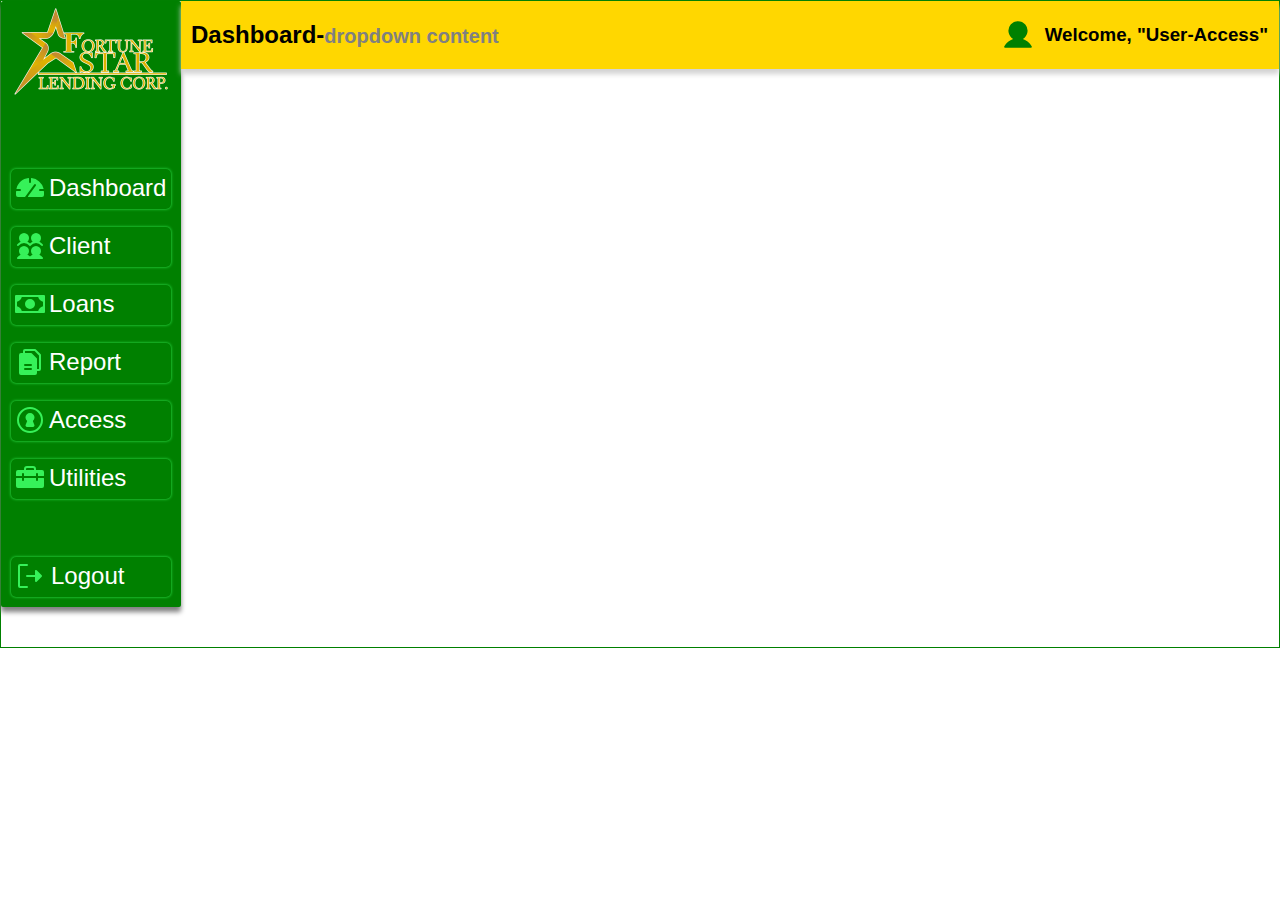
<file: BenLyleLendingWebsite/index.html>
<!DOCTYPE html>
<html lang="en">
  <head>
    <meta charset="UTF-8" />
    <meta http-equiv="X-UA-Compatible" content="IE=edge" />
    <meta name="viewport" content="width=device-width, initial-scale=1.0" />

    <!-------Styles------->
    <link rel="stylesheet" href="index.css" />
    <link rel="stylesheet" href="leftNavBar.css" />
    <!-------Styles------->

    <!--Title of the Web Application-->
    <title>Fortune Star Lending Corporation</title>
    <!--Title of the Web Application-->

    <!--Logo Icon-->
    <link rel="icon" href="icon/favicon.ico" />
    <!--Logo Icon-->
  </head>
  <body>
    <div class="dash-and-admin">
      <div class="all-header">
        <div class="column-header">
          <div class="logo-container">
            <img class="main-logo" src="images/fortunestar.png" alt="image" />

            <div class="home">
              <img src="svg/gauge-fill.svg" alt="svg" />
              <span>Dashboard</span>
            </div>

            <div class="search">
              <img src="svg/users-four-fill.svg" alt="svg" />
              <span>Client</span>
            </div>

            <div class="client">
              <img src="svg/money-fill.svg" alt="svg" />
              <span>Loans</span>
            </div>

            <div class="loans">
              <img src="svg/files-fill.svg" alt="svg" />
              <span>Report</span>
            </div>

            <div class="applicants">
              <img src="svg/keyhole-fill.svg" alt="svg" />
              <span>Access</span>
            </div>

            <div class="settings">
              <img src="svg/toolbox-fill.svg" alt="svg" />
              <span>Utilities</span>
            </div>

            <div class="logout">
              <img src="svg/sign-out-fill.svg" alt="svg" />
              <span>Logout</span>
            </div>
          </div>

          <!--<p class="Lorem"></p>-->
          <!---<div class="user-admin">
            <img class="admin" src="svg/user-circle-gear-bold.svg" alt="svg" />--->
          <!---<h2>Welcome, Administrator</h2>
          </div>--->
        </div>
      </div>

      <div class="background-header">
        <div class="row-header-dashboard">
          <h2>Dashboard-<span class="dropdown">dropdown content</span></h2>
        </div>
        <div class="row-header-administrator">
          <div class="user-admin">
            <img class="admin" src="svg/user-fill.svg" alt="svg" />
            <h3>Welcome, "User-Access"</h3>
          </div>
        </div>
      </div>
    </div>
  </body>
</html>
</file>
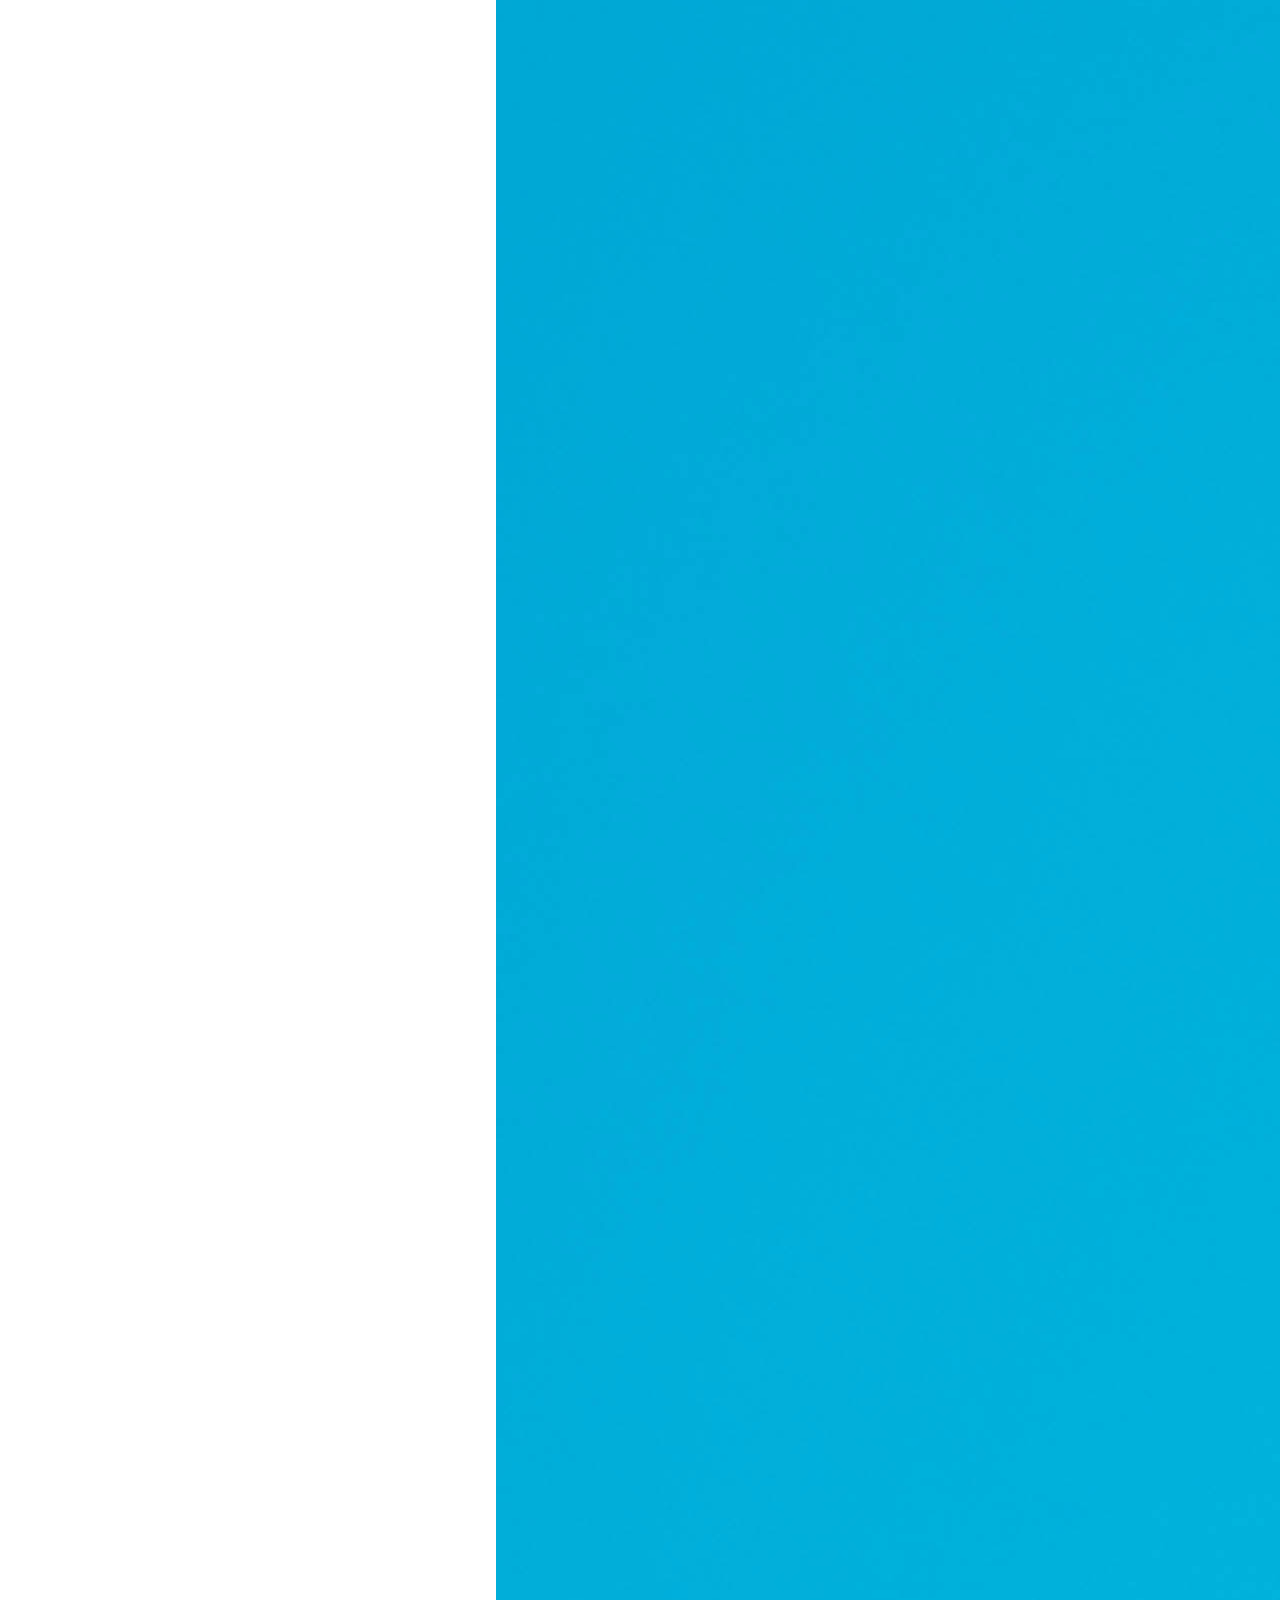
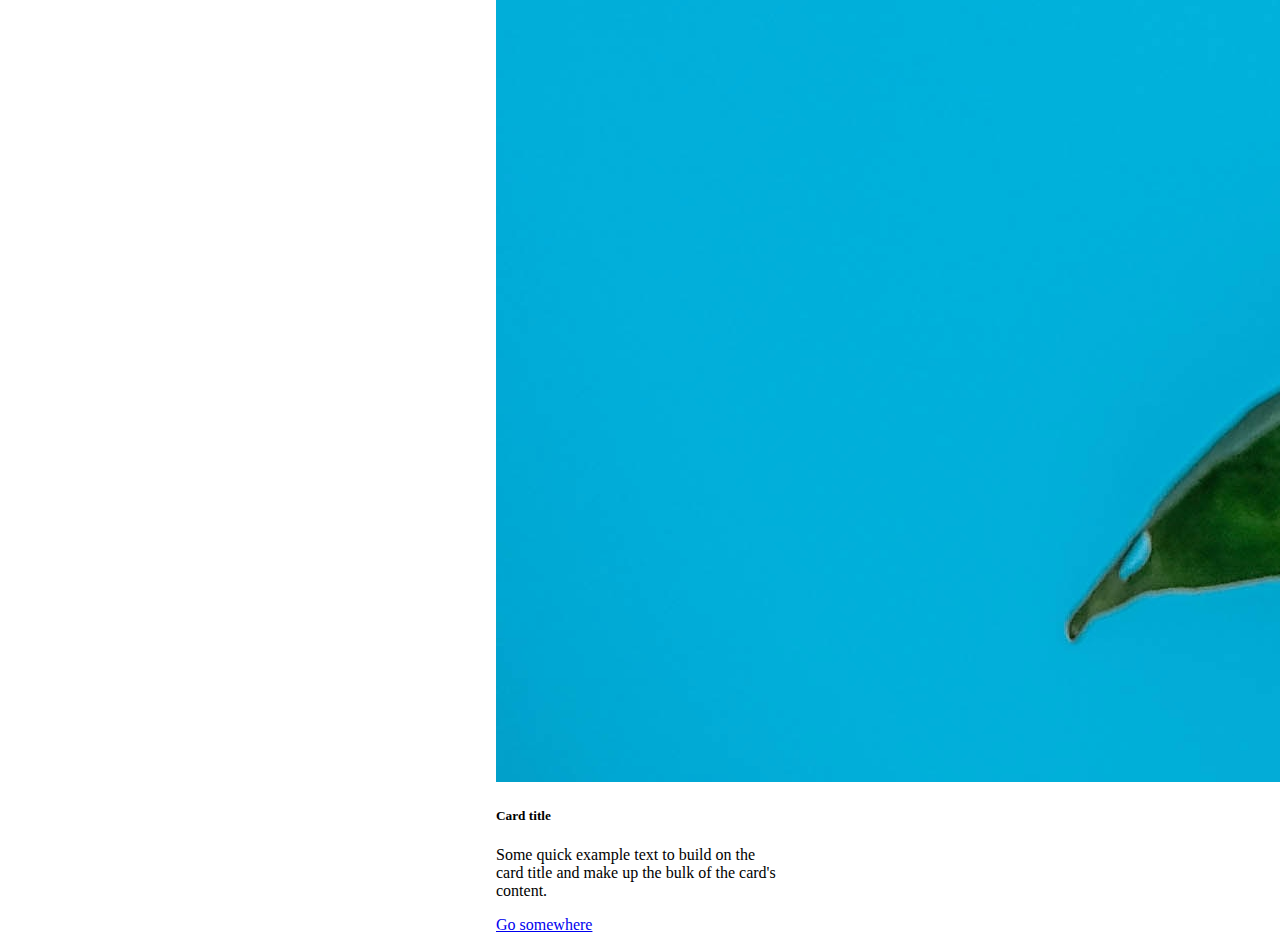
<file: BOOTSTRAP/index.html>
<!DOCTYPE html>
<html lang="en">
  <head>
    <meta charset="UTF-8" />
    <meta name="viewport" content="width=device-width, initial-scale=1.0" />
    <title>Document</title>
    <!-- TODO 1: Add the bootstrap link here -->
    <link
      href="https://cdn.jsdelivr.net/npm/bootstrap@5.3.0/dist/css/bootstrap.min.css"
      rel="stylesheet"
      integrity="sha384-9ndCyUaIbzAi2FUVXJi0CjmCapSmO7SnpJef0486qhLnuZ2cdeRhO02iuK6FUUVM"
      crossorigin="anonymous"
    />
  </head>
  <style>
    /* TODO 4: Use flexbox to center the card in the vertical and horizontal center */
    .flex-container {
      display: flex;
      justify-content: center;
      align-items: center;
      height: 100vh;
    }
  </style>
  <body>
    <div class="flex-container">
      <!-- TODO 2: Add to the bootstrap Prebuilt card here -->
      <div class="card" style="width: 18rem">
        <img src="./flower.jpg" class="card-img-top" alt="..." />
        <div class="card-body">
          <h5 class="card-title">Card title</h5>
          <p class="card-text">
            Some quick example text to build on the card title and make up the
            bulk of the card's content.
          </p>
          <a href="#" class="btn btn-primary">Go somewhere</a>
        </div>
      </div>
      <!-- TODO 3: Change the image src to display the flower.jpg image -->
    </div>
  </body>
</html>
</file>
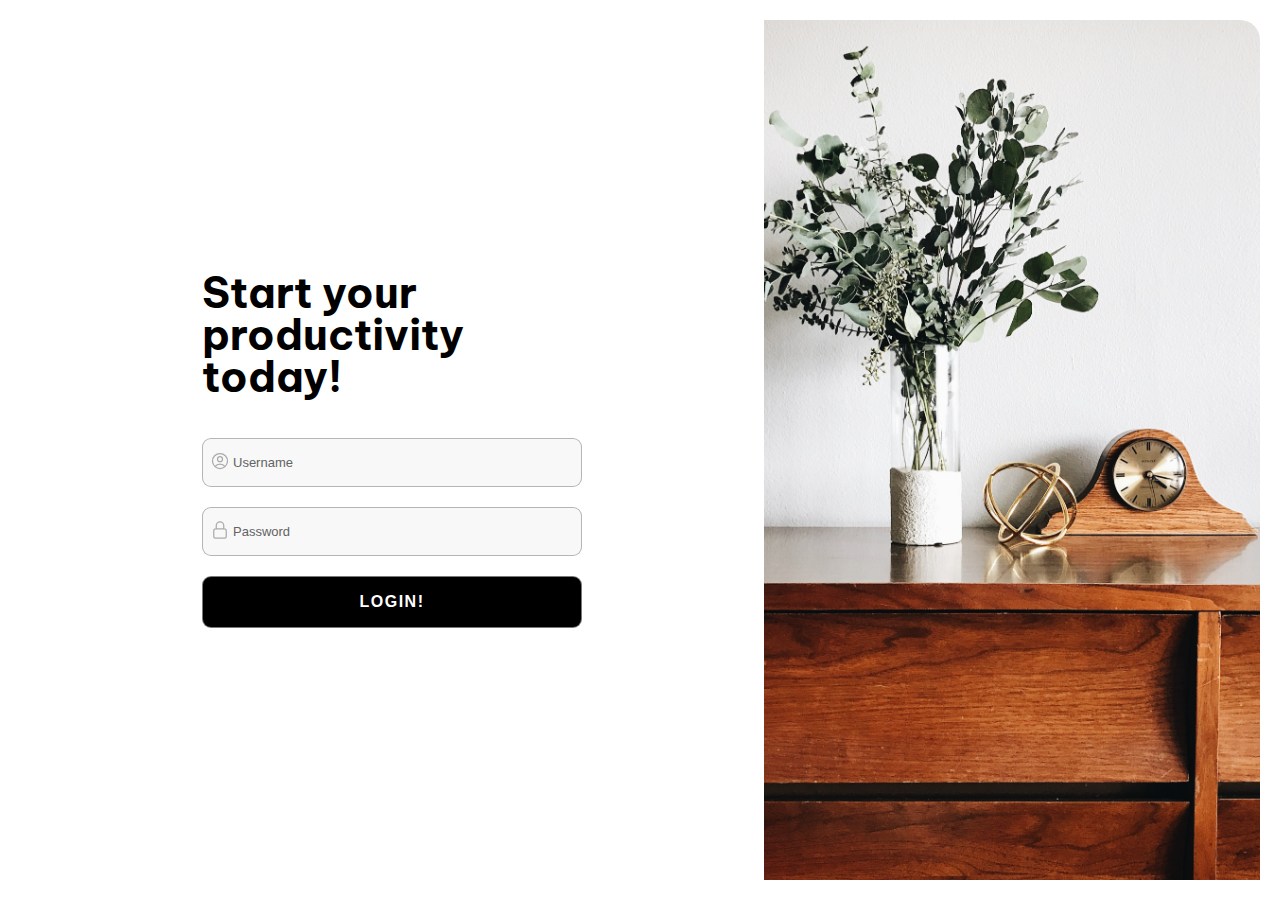
<file: PROJECT/index.html>
<!DOCTYPE html>
<html lang="en">
  <head>
    <meta charset="UTF-8" />
    <meta name="viewport" content="width=device-width, initial-scale=1.0" />
    <!-- fonts -->
    <link rel="preconnect" href="https://fonts.googleapis.com" />
    <link rel="preconnect" href="https://fonts.gstatic.com" crossorigin />
    <link
      href="https://fonts.googleapis.com/css2?family=Be+Vietnam+Pro:wght@400;700&display=swap"
      rel="stylesheet"
    />

    <!-- css links -->
    <link rel="stylesheet" href="sign-in.css" />
    <title>Project101</title>
  </head>
  <body>
    <section>
      <div class="container-sign-up-page">
        <div class="login-box">
          <div class="login-page">
            <h1 class="sign-up-heading">Start your productivity today!</h1>
            <form action="#" class="login-form">
              <input
                type="text"
                id="username"
                placeholder="Username"
                required
                autocomplete="off"
              />

              <svg
                xmlns="http://www.w3.org/2000/svg"
                fill="none"
                viewBox="0 0 24 24"
                stroke-width="1.5"
                stroke="currentColor"
                class="login-icon"
              >
                <path
                  stroke-linecap="round"
                  stroke-linejoin="round"
                  d="M17.982 18.725A7.488 7.488 0 0012 15.75a7.488 7.488 0 00-5.982 2.975m11.963 0a9 9 0 10-11.963 0m11.963 0A8.966 8.966 0 0112 21a8.966 8.966 0 01-5.982-2.275M15 9.75a3 3 0 11-6 0 3 3 0 016 0z"
                />
              </svg>

              <input
                type="password"
                id="password"
                placeholder="Password"
                required
                autocomplete="off"
              />
              <svg
                xmlns="http://www.w3.org/2000/svg"
                fill="none"
                viewBox="0 0 24 24"
                stroke-width="1.5"
                stroke="currentColor"
                class="login-icon"
              >
                <path
                  stroke-linecap="round"
                  stroke-linejoin="round"
                  d="M16.5 10.5V6.75a4.5 4.5 0 10-9 0v3.75m-.75 11.25h10.5a2.25 2.25 0 002.25-2.25v-6.75a2.25 2.25 0 00-2.25-2.25H6.75a2.25 2.25 0 00-2.25 2.25v6.75a2.25 2.25 0 002.25 2.25z"
                />
              </svg>

              <input type="submit" id="submit" value="login!" />
            </form>
          </div>
        </div>
        <!-- for picture -->
        <div class="login-img-box">
          <!-- <img src="2.jpg" alt="sing-up-page-image" class="sign-up-img" /> -->
        </div>
      </div>
    </section>
  </body>
</html>
</file>
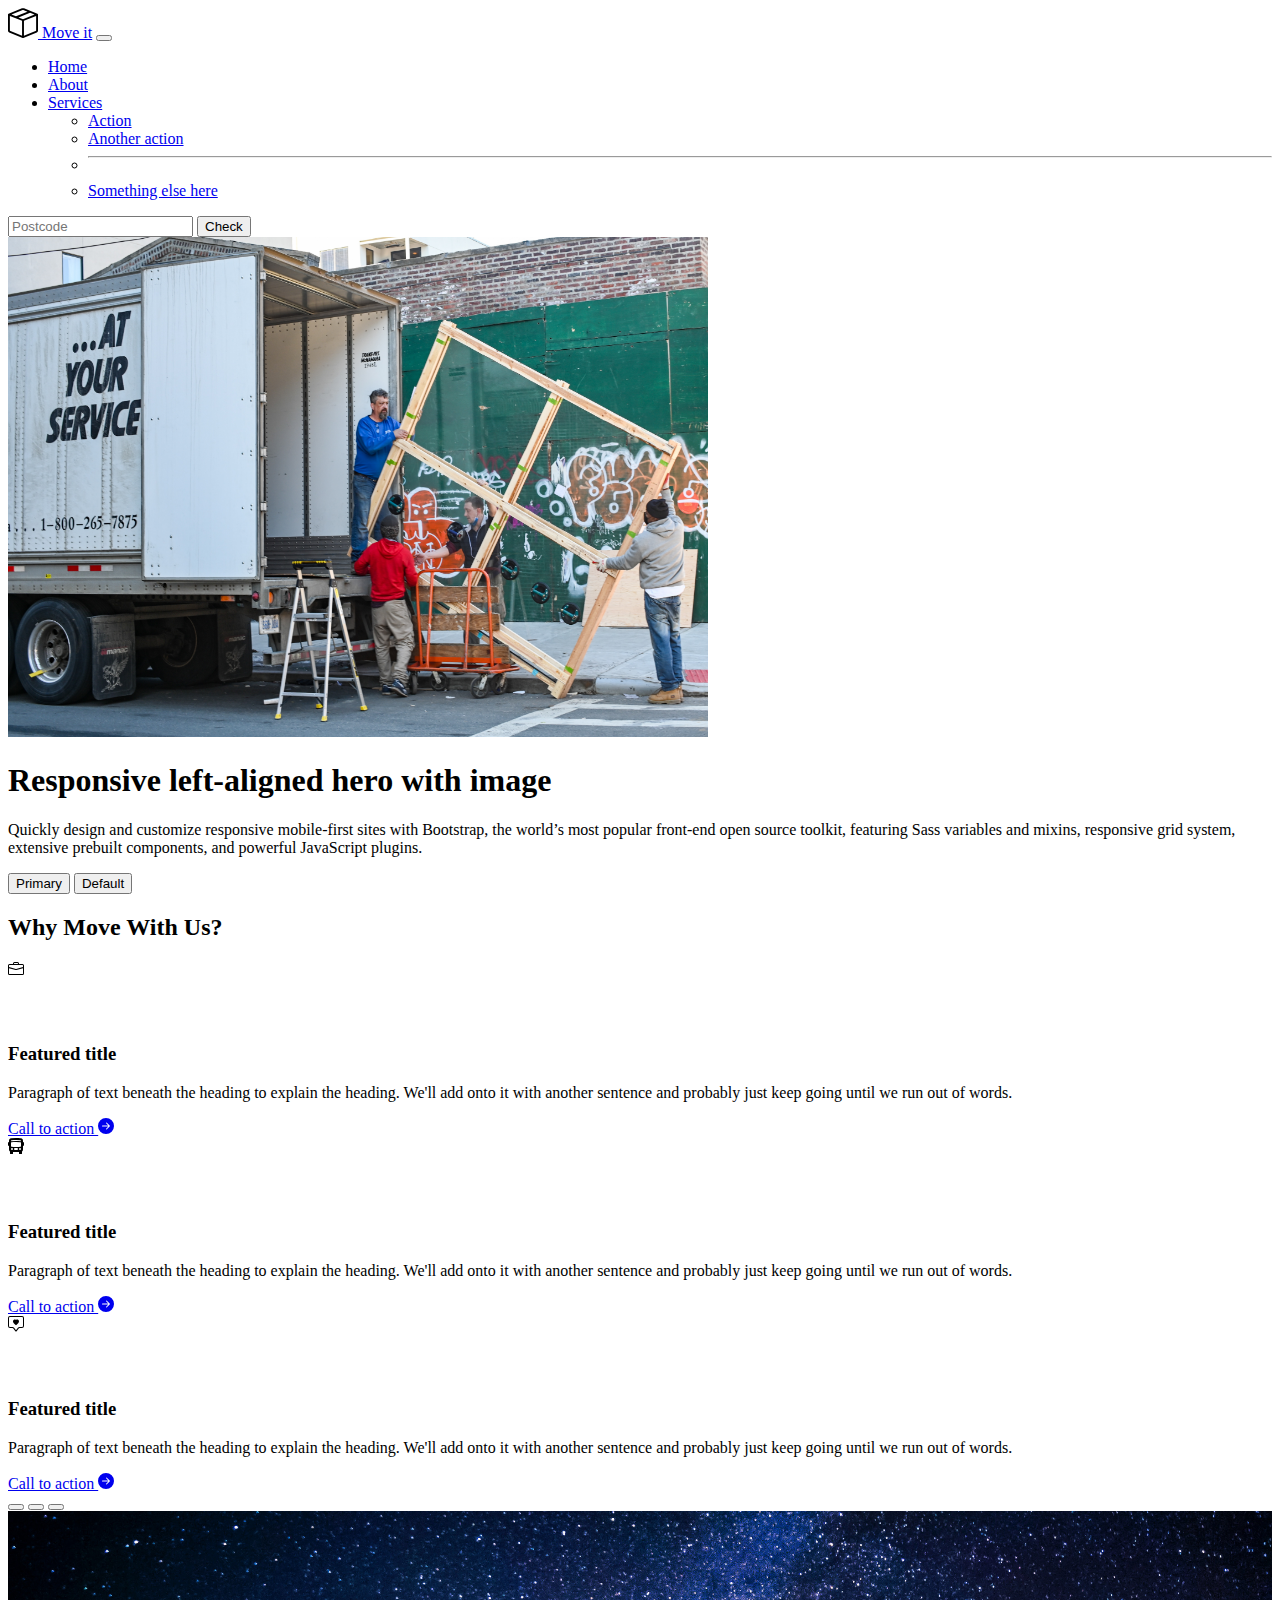
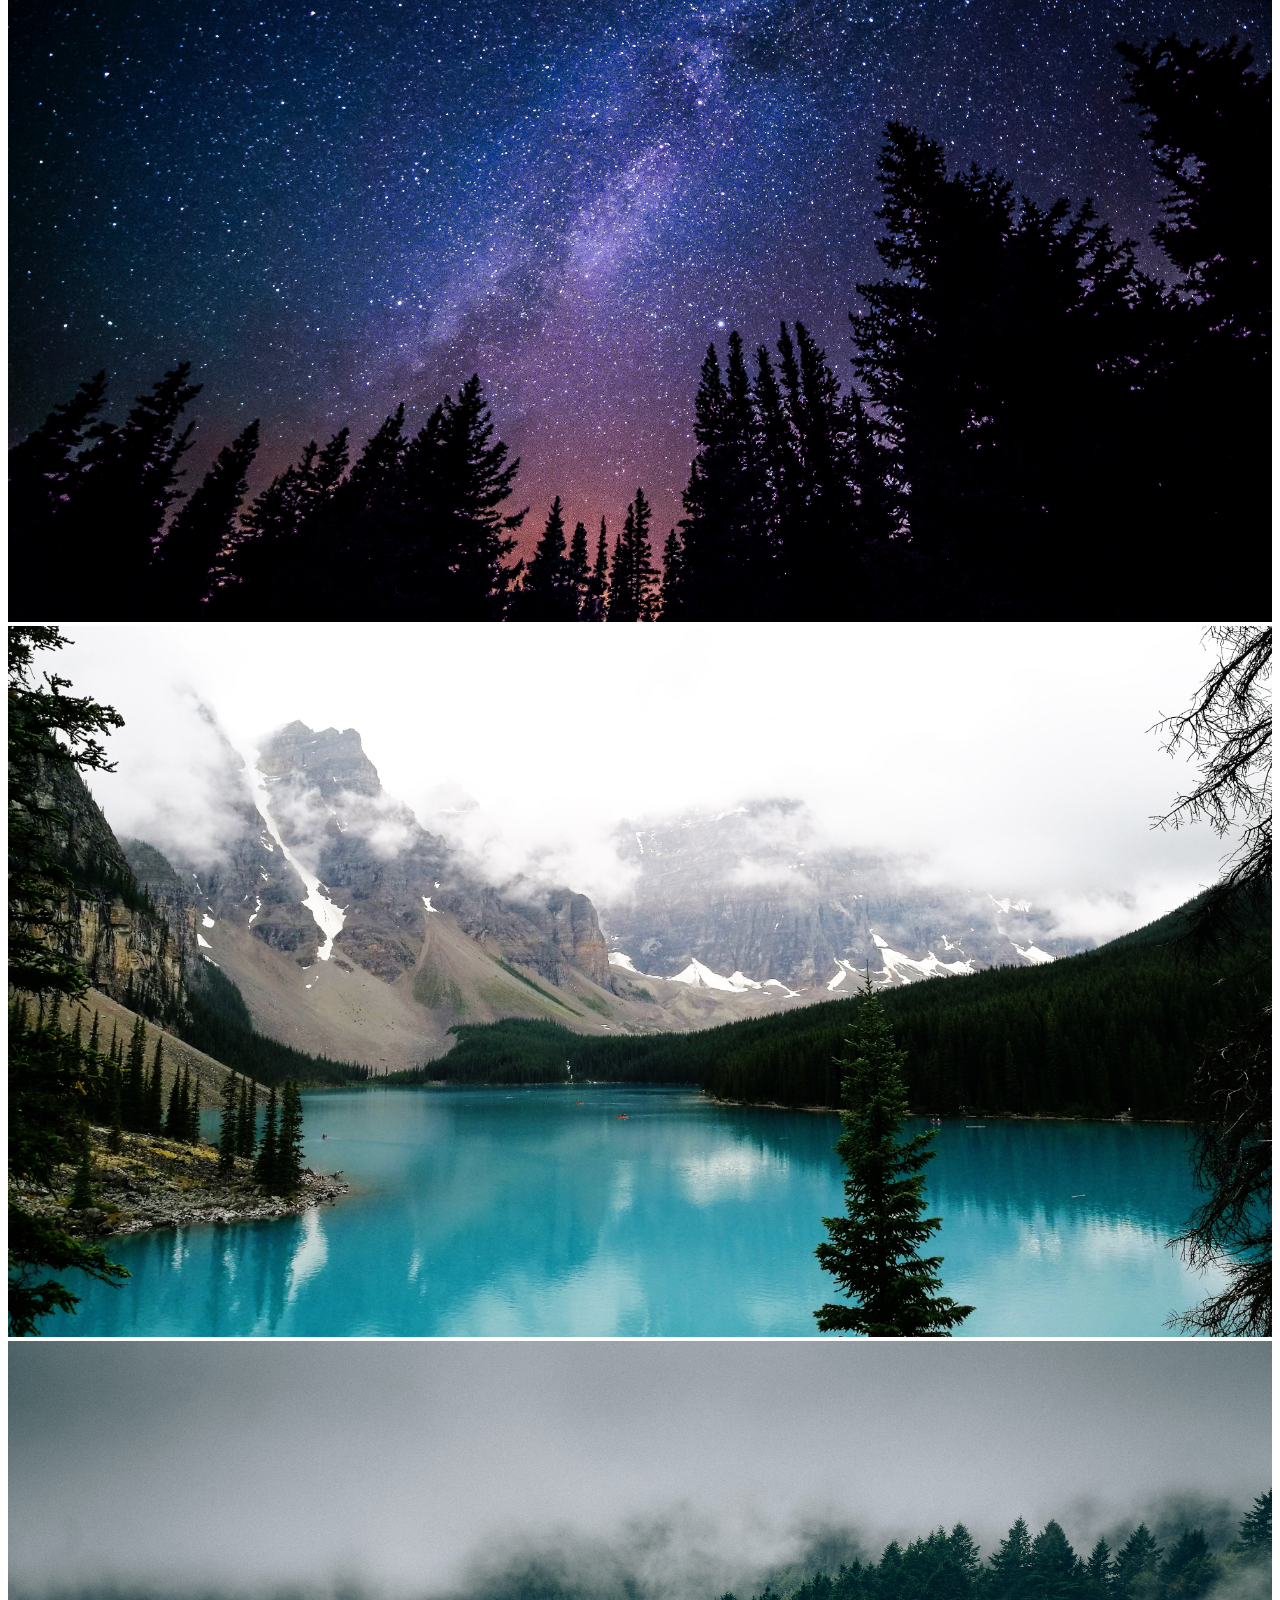
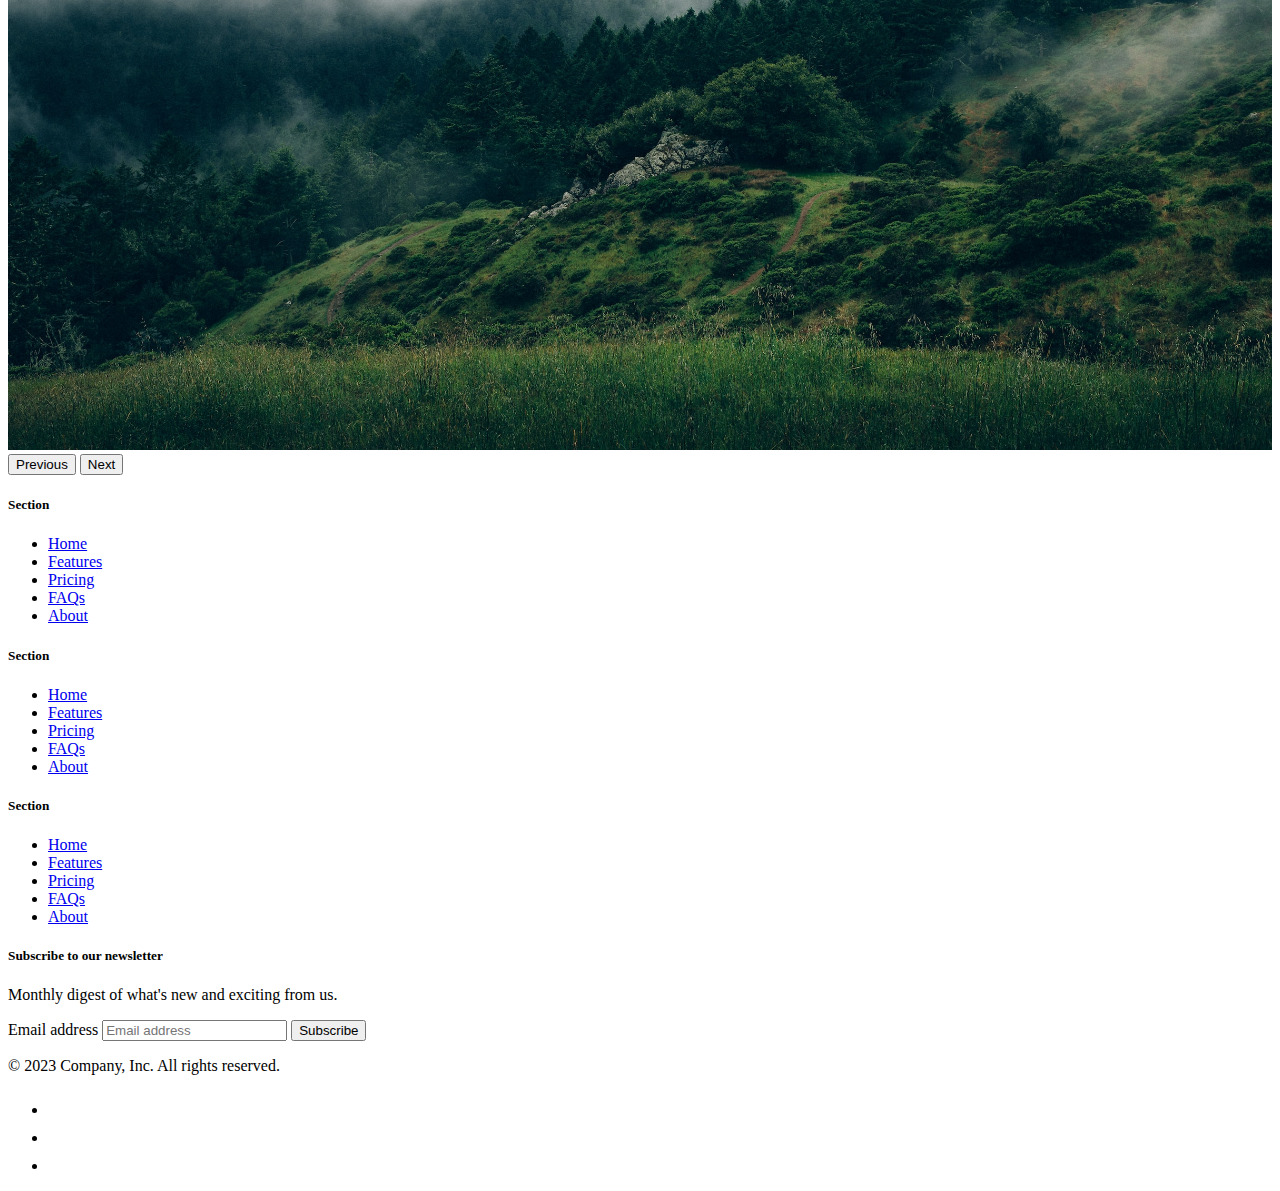
<file: BOOTSTRAP/boot.html>
<!DOCTYPE html>
<html lang="en">
  <head>
    <title>Title</title>
    <!-- Required meta tags -->
    <meta charset="utf-8" />
    <meta
      name="viewport"
      content="width=device-width, initial-scale=1, shrink-to-fit=no"
    />

    <!-- Bootstrap CSS v5.2.1 -->
    <link
      href="https://cdn.jsdelivr.net/npm/bootstrap@5.2.1/dist/css/bootstrap.min.css"
      rel="stylesheet"
      integrity="sha384-iYQeCzEYFbKjA/T2uDLTpkwGzCiq6soy8tYaI1GyVh/UjpbCx/TYkiZhlZB6+fzT"
      crossorigin="anonymous"
    />
    <style>
      .feature-icon {
        width: 4rem;
        height: 4rem;
        border-radius: 0.75rem;
      }
    </style>
  </head>

  <body>
    <header>
      <!-- place navbar here -->
      <!-- navigation bar -->
      <nav class="navbar navbar-expand-lg bg-body-tertiary">
        <div class="container-fluid">
          <a class="navbar-brand" href="#">
            <img src="box-seam.svg" alt="move it brand" height="30" /> Move
            it</a
          >
          <button
            class="navbar-toggler"
            type="button"
            data-bs-toggle="collapse"
            data-bs-target="#navbarSupportedContent"
            aria-controls="navbarSupportedContent"
            aria-expanded="false"
            aria-label="Toggle navigation"
          >
            <span class="navbar-toggler-icon"></span>
          </button>
          <div class="collapse navbar-collapse" id="navbarSupportedContent">
            <ul class="navbar-nav me-auto mb-2 mb-lg-0">
              <li class="nav-item">
                <a class="nav-link active" aria-current="page" href="#">Home</a>
              </li>
              <li class="nav-item">
                <a class="nav-link" href="#">About</a>
              </li>
              <li class="nav-item dropdown">
                <a
                  class="nav-link dropdown-toggle"
                  href="#"
                  role="button"
                  data-bs-toggle="dropdown"
                  aria-expanded="false"
                >
                  Services
                </a>
                <ul class="dropdown-menu">
                  <li><a class="dropdown-item" href="#">Action</a></li>
                  <li><a class="dropdown-item" href="#">Another action</a></li>
                  <li><hr class="dropdown-divider" /></li>
                  <li>
                    <a class="dropdown-item" href="#">Something else here</a>
                  </li>
                </ul>
              </li>
              <!-- not applied that's why it's disable -->
              <!-- <li class="nav-item">
                <a class="nav-link disabled">Disabled</a>
              </li> -->
            </ul>
            <form class="d-flex" role="search">
              <input
                class="form-control me-2"
                type="search"
                placeholder="Postcode"
                aria-label="Search"
              />
              <button class="btn btn-outline-success" type="submit">
                Check
              </button>
            </form>
          </div>
        </div>
      </nav>
    </header>
    <main>
      <!-- hero section -->

      <div class="container col-xxl-8 px-4 py-5">
        <div class="row flex-lg-row-reverse align-items-center g-5 py-5">
          <div class="col-10 col-sm-8 col-lg-6">
            <img
              src="moving-van.jpg"
              class="d-block mx-lg-auto img-fluid"
              alt="Bootstrap Themes"
              width="700"
              height="500"
              loading="lazy"
            />
          </div>
          <div class="col-lg-6">
            <h1 class="display-5 fw-bold text-body-emphasis lh-1 mb-3">
              Responsive left-aligned hero with image
            </h1>
            <p class="lead">
              Quickly design and customize responsive mobile-first sites with
              Bootstrap, the world’s most popular front-end open source toolkit,
              featuring Sass variables and mixins, responsive grid system,
              extensive prebuilt components, and powerful JavaScript plugins.
            </p>
            <div class="d-grid gap-2 d-md-flex justify-content-md-start">
              <button type="button" class="btn btn-primary btn-lg px-4 me-md-2">
                Primary
              </button>
              <button
                type="button"
                class="btn btn-outline-secondary btn-lg px-4"
              >
                Default
              </button>
            </div>
          </div>
        </div>
      </div>

      <!-- features section -->

      <div class="container px-4 py-5" id="featured-3">
        <h2 class="pb-2">Why Move With Us?</h2>
        <div class="row g-4 py-5 row-cols-1 row-cols-lg-3">
          <div class="feature col">
            <div
              class="feature-icon d-inline-flex align-items-center justify-content-center text-bg-primary bg-gradient fs-2 mb-3"
            >
              <svg
                xmlns="http://www.w3.org/2000/svg"
                width="1em"
                height="1em"
                fill="currentColor"
                class="bi bi-briefcase"
                viewBox="0 0 16 16"
              >
                <path
                  d="M6.5 1A1.5 1.5 0 0 0 5 2.5V3H1.5A1.5 1.5 0 0 0 0 4.5v8A1.5 1.5 0 0 0 1.5 14h13a1.5 1.5 0 0 0 1.5-1.5v-8A1.5 1.5 0 0 0 14.5 3H11v-.5A1.5 1.5 0 0 0 9.5 1h-3zm0 1h3a.5.5 0 0 1 .5.5V3H6v-.5a.5.5 0 0 1 .5-.5zm1.886 6.914L15 7.151V12.5a.5.5 0 0 1-.5.5h-13a.5.5 0 0 1-.5-.5V7.15l6.614 1.764a1.5 1.5 0 0 0 .772 0zM1.5 4h13a.5.5 0 0 1 .5.5v1.616L8.129 7.948a.5.5 0 0 1-.258 0L1 6.116V4.5a.5.5 0 0 1 .5-.5z"
                />
              </svg>
            </div>
            <h3 class="fs-2 text-body-emphasis">Featured title</h3>
            <p>
              Paragraph of text beneath the heading to explain the heading.
              We'll add onto it with another sentence and probably just keep
              going until we run out of words.
            </p>
            <a href="#" class="icon-link">
              Call to action
              <svg
                xmlns="http://www.w3.org/2000/svg"
                width="16"
                height="16"
                fill="currentColor"
                class="bi bi-arrow-right-circle-fill"
                viewBox="0 0 16 16"
              >
                <path
                  d="M8 0a8 8 0 1 1 0 16A8 8 0 0 1 8 0zM4.5 7.5a.5.5 0 0 0 0 1h5.793l-2.147 2.146a.5.5 0 0 0 .708.708l3-3a.5.5 0 0 0 0-.708l-3-3a.5.5 0 1 0-.708.708L10.293 7.5H4.5z"
                />
              </svg>
            </a>
          </div>
          <div class="feature col">
            <div
              class="feature-icon d-inline-flex align-items-center justify-content-center text-bg-primary bg-gradient fs-2 mb-3"
            >
              <svg
                xmlns="http://www.w3.org/2000/svg"
                width="1em"
                height="1em"
                fill="currentColor"
                class="bi bi-bus-front-fill"
                viewBox="0 0 16 16"
              >
                <path
                  d="M16 7a1 1 0 0 1-1 1v3.5c0 .818-.393 1.544-1 2v2a.5.5 0 0 1-.5.5h-2a.5.5 0 0 1-.5-.5V14H5v1.5a.5.5 0 0 1-.5.5h-2a.5.5 0 0 1-.5-.5v-2a2.496 2.496 0 0 1-1-2V8a1 1 0 0 1-1-1V5a1 1 0 0 1 1-1V2.64C1 1.452 1.845.408 3.064.268A43.608 43.608 0 0 1 8 0c2.1 0 3.792.136 4.936.268C14.155.408 15 1.452 15 2.64V4a1 1 0 0 1 1 1v2ZM3.552 3.22A43.306 43.306 0 0 1 8 3c1.837 0 3.353.107 4.448.22a.5.5 0 0 0 .104-.994A44.304 44.304 0 0 0 8 2c-1.876 0-3.426.109-4.552.226a.5.5 0 1 0 .104.994ZM8 4c-1.876 0-3.426.109-4.552.226A.5.5 0 0 0 3 4.723v3.554a.5.5 0 0 0 .448.497C4.574 8.891 6.124 9 8 9c1.876 0 3.426-.109 4.552-.226A.5.5 0 0 0 13 8.277V4.723a.5.5 0 0 0-.448-.497A44.304 44.304 0 0 0 8 4Zm-3 7a1 1 0 1 0-2 0 1 1 0 0 0 2 0Zm8 0a1 1 0 1 0-2 0 1 1 0 0 0 2 0Zm-7 0a1 1 0 0 0 1 1h2a1 1 0 1 0 0-2H7a1 1 0 0 0-1 1Z"
                />
              </svg>
            </div>
            <h3 class="fs-2 text-body-emphasis">Featured title</h3>
            <p>
              Paragraph of text beneath the heading to explain the heading.
              We'll add onto it with another sentence and probably just keep
              going until we run out of words.
            </p>
            <a href="#" class="icon-link">
              Call to action
              <svg
                xmlns="http://www.w3.org/2000/svg"
                width="16"
                height="16"
                fill="currentColor"
                class="bi bi-arrow-right-circle-fill"
                viewBox="0 0 16 16"
              >
                <path
                  d="M8 0a8 8 0 1 1 0 16A8 8 0 0 1 8 0zM4.5 7.5a.5.5 0 0 0 0 1h5.793l-2.147 2.146a.5.5 0 0 0 .708.708l3-3a.5.5 0 0 0 0-.708l-3-3a.5.5 0 1 0-.708.708L10.293 7.5H4.5z"
                />
              </svg>
            </a>
          </div>
          <div class="feature col">
            <div
              class="feature-icon d-inline-flex align-items-center justify-content-center text-bg-primary bg-gradient fs-2 mb-3"
            >
              <svg
                xmlns="http://www.w3.org/2000/svg"
                width="1em"
                height="1em"
                fill="currentColor"
                class="bi bi-chat-square-heart"
                viewBox="0 0 16 16"
              >
                <path
                  d="M14 1a1 1 0 0 1 1 1v8a1 1 0 0 1-1 1h-2.5a2 2 0 0 0-1.6.8L8 14.333 6.1 11.8a2 2 0 0 0-1.6-.8H2a1 1 0 0 1-1-1V2a1 1 0 0 1 1-1h12ZM2 0a2 2 0 0 0-2 2v8a2 2 0 0 0 2 2h2.5a1 1 0 0 1 .8.4l1.9 2.533a1 1 0 0 0 1.6 0l1.9-2.533a1 1 0 0 1 .8-.4H14a2 2 0 0 0 2-2V2a2 2 0 0 0-2-2H2Z"
                />
                <path
                  d="M8 3.993c1.664-1.711 5.825 1.283 0 5.132-5.825-3.85-1.664-6.843 0-5.132Z"
                />
              </svg>
            </div>
            <h3 class="fs-2 text-body-emphasis">Featured title</h3>
            <p>
              Paragraph of text beneath the heading to explain the heading.
              We'll add onto it with another sentence and probably just keep
              going until we run out of words.
            </p>
            <a href="#" class="icon-link">
              Call to action
              <svg
                xmlns="http://www.w3.org/2000/svg"
                width="16"
                height="16"
                fill="currentColor"
                class="bi bi-arrow-right-circle-fill"
                viewBox="0 0 16 16"
              >
                <path
                  d="M8 0a8 8 0 1 1 0 16A8 8 0 0 1 8 0zM4.5 7.5a.5.5 0 0 0 0 1h5.793l-2.147 2.146a.5.5 0 0 0 .708.708l3-3a.5.5 0 0 0 0-.708l-3-3a.5.5 0 1 0-.708.708L10.293 7.5H4.5z"
                />
              </svg>
            </a>
          </div>
        </div>
      </div>

      <!-- Carousel section -->
      <div class="container mb-5">
        <div id="carouselExampleIndicators" class="carousel slide">
          <div class="carousel-indicators">
            <button
              type="button"
              data-bs-target="#carouselExampleIndicators"
              data-bs-slide-to="0"
              class="active"
              aria-current="true"
              aria-label="Slide 1"
            ></button>
            <button
              type="button"
              data-bs-target="#carouselExampleIndicators"
              data-bs-slide-to="1"
              aria-label="Slide 2"
            ></button>
            <button
              type="button"
              data-bs-target="#carouselExampleIndicators"
              data-bs-slide-to="2"
              aria-label="Slide 3"
            ></button>
          </div>
          <div class="carousel-inner">
            <div class="carousel-item active">
              <img
                src="./carousel-1.jpg"
                class="d-block w-100"
                alt="..."
                width="100%"
                height="100%"
              />
            </div>
            <div class="carousel-item">
              <img
                src="./carousel-2.jpg"
                class="d-block w-100"
                alt="..."
                width="100%"
                height="100%"
              />
            </div>
            <div class="carousel-item">
              <img
                src="./carousel-3.jpg"
                class="d-block w-100"
                alt="..."
                width="100%"
                height="100%"
              />
            </div>
          </div>
          <button
            class="carousel-control-prev"
            type="button"
            data-bs-target="#carouselExampleIndicators"
            data-bs-slide="prev"
          >
            <span class="carousel-control-prev-icon" aria-hidden="true"></span>
            <span class="visually-hidden">Previous</span>
          </button>
          <button
            class="carousel-control-next"
            type="button"
            data-bs-target="#carouselExampleIndicators"
            data-bs-slide="next"
          >
            <span class="carousel-control-next-icon" aria-hidden="true"></span>
            <span class="visually-hidden">Next</span>
          </button>
        </div>
      </div>
    </main>
    <footer>
      <!-- place footer here -->
      <div class="container">
        <footer class="py-5">
          <div class="row">
            <div class="col-6 col-md-2 mb-3">
              <h5>Section</h5>
              <ul class="nav flex-column">
                <li class="nav-item mb-2">
                  <a href="#" class="nav-link p-0 text-body-secondary">Home</a>
                </li>
                <li class="nav-item mb-2">
                  <a href="#" class="nav-link p-0 text-body-secondary"
                    >Features</a
                  >
                </li>
                <li class="nav-item mb-2">
                  <a href="#" class="nav-link p-0 text-body-secondary"
                    >Pricing</a
                  >
                </li>
                <li class="nav-item mb-2">
                  <a href="#" class="nav-link p-0 text-body-secondary">FAQs</a>
                </li>
                <li class="nav-item mb-2">
                  <a href="#" class="nav-link p-0 text-body-secondary">About</a>
                </li>
              </ul>
            </div>

            <div class="col-6 col-md-2 mb-3">
              <h5>Section</h5>
              <ul class="nav flex-column">
                <li class="nav-item mb-2">
                  <a href="#" class="nav-link p-0 text-body-secondary">Home</a>
                </li>
                <li class="nav-item mb-2">
                  <a href="#" class="nav-link p-0 text-body-secondary"
                    >Features</a
                  >
                </li>
                <li class="nav-item mb-2">
                  <a href="#" class="nav-link p-0 text-body-secondary"
                    >Pricing</a
                  >
                </li>
                <li class="nav-item mb-2">
                  <a href="#" class="nav-link p-0 text-body-secondary">FAQs</a>
                </li>
                <li class="nav-item mb-2">
                  <a href="#" class="nav-link p-0 text-body-secondary">About</a>
                </li>
              </ul>
            </div>

            <div class="col-6 col-md-2 mb-3">
              <h5>Section</h5>
              <ul class="nav flex-column">
                <li class="nav-item mb-2">
                  <a href="#" class="nav-link p-0 text-body-secondary">Home</a>
                </li>
                <li class="nav-item mb-2">
                  <a href="#" class="nav-link p-0 text-body-secondary"
                    >Features</a
                  >
                </li>
                <li class="nav-item mb-2">
                  <a href="#" class="nav-link p-0 text-body-secondary"
                    >Pricing</a
                  >
                </li>
                <li class="nav-item mb-2">
                  <a href="#" class="nav-link p-0 text-body-secondary">FAQs</a>
                </li>
                <li class="nav-item mb-2">
                  <a href="#" class="nav-link p-0 text-body-secondary">About</a>
                </li>
              </ul>
            </div>

            <div class="col-md-5 offset-md-1 mb-3">
              <form>
                <h5>Subscribe to our newsletter</h5>
                <p>Monthly digest of what's new and exciting from us.</p>
                <div class="d-flex flex-column flex-sm-row w-100 gap-2">
                  <label for="newsletter1" class="visually-hidden"
                    >Email address</label
                  >
                  <input
                    id="newsletter1"
                    type="text"
                    class="form-control"
                    placeholder="Email address"
                  />
                  <button class="btn btn-primary" type="button">
                    Subscribe
                  </button>
                </div>
              </form>
            </div>
          </div>

          <div
            class="d-flex flex-column flex-sm-row justify-content-between py-4 my-4 border-top"
          >
            <p>© 2023 Company, Inc. All rights reserved.</p>
            <ul class="list-unstyled d-flex">
              <li class="ms-3">
                <a class="link-body-emphasis" href="#"
                  ><svg class="bi" width="24" height="24">
                    <use xlink:href="#twitter"></use></svg
                ></a>
              </li>
              <li class="ms-3">
                <a class="link-body-emphasis" href="#"
                  ><svg class="bi" width="24" height="24">
                    <use xlink:href="#instagram"></use></svg
                ></a>
              </li>
              <li class="ms-3">
                <a class="link-body-emphasis" href="#"
                  ><svg class="bi" width="24" height="24">
                    <use xlink:href="#facebook"></use></svg
                ></a>
              </li>
            </ul>
          </div>
        </footer>
      </div>
    </footer>
    <!-- Bootstrap JavaScript Libraries -->
    <script
      src="https://cdn.jsdelivr.net/npm/@popperjs/core@2.11.6/dist/umd/popper.min.js"
      integrity="sha384-oBqDVmMz9ATKxIep9tiCxS/Z9fNfEXiDAYTujMAeBAsjFuCZSmKbSSUnQlmh/jp3"
      crossorigin="anonymous"
    ></script>

    <script
      src="https://cdn.jsdelivr.net/npm/bootstrap@5.2.1/dist/js/bootstrap.min.js"
      integrity="sha384-7VPbUDkoPSGFnVtYi0QogXtr74QeVeeIs99Qfg5YCF+TidwNdjvaKZX19NZ/e6oz"
      crossorigin="anonymous"
    ></script>
  </body>
</html>
</file>
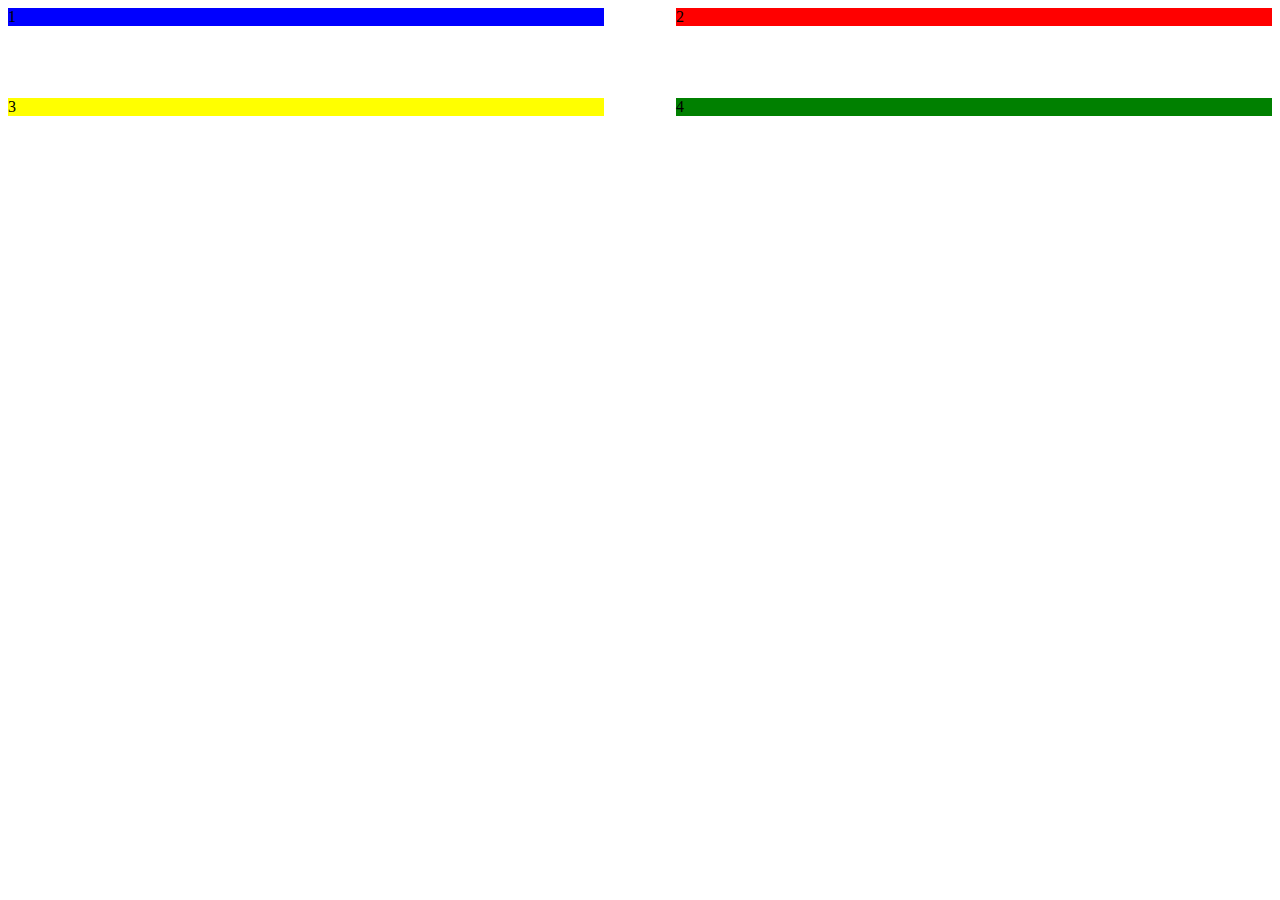
<file: 07-Omnifood-Desktop/content/grid.html>
<!DOCTYPE html>
<html lang="en">
  <head>
    <meta charset="UTF-8" />
    <meta http-equiv="X-UA-Compatible" content="IE=edge" />
    <meta name="viewport" content="width=device-width, initial-scale=1.0" />
    <title>Document</title>
    <style>
      .container {
        display: grid;
        grid-template-columns: repeat(2, 1fr);
        gap: 4.5rem;
      }
    </style>
  </head>
  <body>
    <div class="container">
      <div class="test" style="background-color: blue">1</div>
      <div class="test" style="background-color: red">2</div>
      <div class="test" style="background-color: yellow">3</div>
      <div class="test" style="background-color: green">4</div>
    </div>
  </body>
</html>
</file>
<file: BenLyleLendingWebsite/leftNavBar.css>
.settings,
.applicants,
.loans,
.client,
.search,
.home,
.logout {
  box-shadow: 0px 0px 3px #36f159;
  border-radius: 5px;
  font-size: 24px;
  font: bold;
  font-family: -apple-system, BlinkMacSystemFont, "Segoe UI", Roboto, Oxygen,
    Ubuntu, Cantarell, "Open Sans", "Helvetica Neue", sans-serif;
  padding: 3px 3px 5px 3px;
  display: flex;
  align-items: center;
  justify-content: start;
  gap: 3px;
}
.logout {
  box-shadow: 0px 0px 3px #36f159;
  border-radius: 5px;
  font-size: 24px;
  font: bold;
  font-family: -apple-system, BlinkMacSystemFont, "Segoe UI", Roboto, Oxygen,
    Ubuntu, Cantarell, "Open Sans", "Helvetica Neue", sans-serif;
  padding: 3px 3px 5px 3px;
  display: flex;
  align-items: center;
  justify-content: start;
  gap: 5px;
  margin-top: 40px;
}
.column-header {
  display: flex;
  justify-content: start;
  align-items: start;
  margin-bottom: 40px;
}
.row-header-dashboard {
  display: flex;
  flex: 1;
  padding-left: 10px;
}
.row-header-administrator {
  display: flex;
  padding-right: 10px;
}
.all-header {
  display: flex;
}
.dash-and-admin {
  display: flex;
  align-self: start;
  border: solid 1px rgb(0, 128, 0);
}
.background-header {
  display: flex;
  flex: 1;
  align-self: start;
  box-shadow: 0 5px 5px lightgray;
  background-color: gold;
}

/*h2 {
  flex-wrap: wrap;
  padding-right: 8px;
  background-color: gold;
  font-family: -apple-system, BlinkMacSystemFont, "Segoe UI", Roboto, Oxygen,
    Ubuntu, Cantarell, "Open Sans", "Helvetica Neue", sans-serif;
  letter-spacing: 2px;
}*/
.user-admin {
  display: flex;
  align-items: center;
  gap: 10px;
  margin-right: 1px;
  flex-wrap: wrap;
}
.admin {
  width: 34px;
  height: 34px;
}
.settings:hover {
  box-shadow: 0px 3px 0px #36f159;
  font-size: 25px;
  transition: 0.3s;
}

.applicants:hover {
  box-shadow: 0px 3px 0px #36f159;
  font-size: 25px;
  transition: 0.3s;
}

.loans:hover {
  box-shadow: 0px 3px 0px #36f159;
  font-size: 25px;
  transition: 0.3s;
}

.client:hover {
  box-shadow: 0px 3px 0px #36f159;
  font-size: 25px;
  transition: 0.3s;
}

.search:hover {
  box-shadow: 0px 3px 0px #36f159;
  font-size: 25px;
  transition: 0.3s;
}

.home:hover {
  box-shadow: 0px 3px 0px #36f159;
  font-size: 25px;
  transition: 0.3s;
}

.logout:active {
  box-shadow: 0 0 8px #36f159;
  transition: 0.3s;
  align-self: auto;
}
.logout:hover {
  font-size: 26px;
  transition: 0.3s;
}
</file>
<file: PROJECT/sign-in.css>
/*
--- 01 TYPOGRAPHY SYSTEM
font-family: 'Montserrat', sans-serif;

- Font sizes (px)
10 / 12 / 14 / 16 / 18 / 20 / 24 / 30 / 36 / 44 / 52 / 62 / 74 / 86 / 98

- Font weights
Default: 400
Medium: 500
Semi-bold: 600
Bold: 700

- Line heights
Default: 1
Small: 1.05
Medium: 1.2
Paragraph default: 1.6
Large: 1.8

- Letter spacing
-0.5px
0.75px

--- 02 COLORS

- Primary (main-color): 

- Tints(light version of main color):

- Shades(dark version of main color): 

- Accents(secondary color):

- Greys:

#767676 (lightest grey allowed on #fff)
#6f6f6f (lightest grey allowed on #fdf2e9)
more on subtext color of heading: #555
dark version of #555: #333
light version of #555: #888

--- 05 SHADOWS

minimal shadow: 0 2.4rem 4.8rem rgba(0, 0, 0, 0.075); 


--- 06 BORDER-RADIUS

Default: 9px
Medium: 11px

--- 07 WHITESPACE

- Spacing system (px)
2 / 4 / 8 / 12 / 16 / 24 / 32 / 48 / 64 / 80 / 96 / 128
*/

* {
  margin: 0;
  padding: 0;
  box-sizing: border-box;
}
html {
  font-size: 62.5%;
}
body {
  font-family: "Be Vietnam Pro", sans-serif;
}

.sign-up-heading {
  font-size: 4.2rem;
  line-height: 100%;
  margin-bottom: 4rem;
}
.container-sign-up-page {
  width: 100vw;
  height: 100vh;
  display: grid;
  grid-template-columns: 1.5fr 1fr;
  padding: 2rem;
}
.login-box {
  display: grid;
  place-items: center;
}
.login-page {
  width: 380px;
  display: flex;
  flex-direction: column;
}
.sign-up-img {
  height: 100vh;
  width: 100%;
  background-size: cover;
  background-position: center;
  background-attachment: fixed;
}

.login-img-box {
  background-image: url(img/productivity-2.jpg);
  background-size: cover;
  background-position: center;
  border-top-right-radius: 20px;
}

.login-form {
  display: flex;
  flex-direction: column;
}
.login-form input {
  width: 100%;
  font-size: 1.3rem;
  padding: 1.6rem;
  border-radius: 9px;
  border: 1px solid #a19e9ec1;
  background-color: #dedede39;
}
.login-form input::placeholder {
  color: #636363;
}
#username {
  padding-left: 3rem;
}
#password {
  padding-left: 3rem;
}
.login-icon {
  width: 2rem;
  height: 2rem;
  color: #aaaaaa;
  position: relative;
  bottom: 36px;
  left: 8px;
}
#submit {
  background-color: black;
  color: #ffff;
  font-size: 1.6rem;
  font-weight: 600;
  letter-spacing: 1.5px;
  text-transform: uppercase;
  cursor: pointer;
  transition: all 0.3s;
}
#submit:hover {
  opacity: 0.7;
}
</file>
<file: BenLyleLendingWebsite/index.css>
@tailwind base;
@tailwind components;
@tailwind utilities;

/*color: #09C709, #0097FF, #F46415 */

body {
  margin: 0px;
  font-family: -apple-system, BlinkMacSystemFont, "Segoe UI", Roboto, Oxygen,
    Ubuntu, Cantarell, "Open Sans", "Helvetica Neue", sans-serif;
}
.main-logo {
  box-shadow: 0 0 0px lightgrey;
  border-radius: 5px;
  margin-bottom: 50px;
}
.logo-container {
  display: flex;
  flex-direction: column;
  justify-content: start;
  gap: 18px;
  padding-top: 0px;
  padding-bottom: 10px;
  padding-left: 10px;
  padding-right: 10px;
  background: #008000;
  color: white;
  box-shadow: 0 5px 5px gray;
  border-radius: 2px;
}
/*.center-container {
  display: flex;
  flex-direction: row;
  flex-wrap: wrap;
  gap: 40px;
}*/

/*.left.nav.bar {
  display: flex;
  flex-direction: column;
  flex: start;
  gap: 24px;
  padding: 5px;
  letter-spacing: 2px;
  cursor: pointer;
}*/
button {
  width: 130px;
  padding: 5px 5px 5px 5px;
  font-size: 24px;
  background: #09c709;
  cursor: pointer;
  opacity: 80%;
  /*border: #ffd700 1px solid;*/
  color: white;
  border-radius: 5px;
}
.Lorem {
  flex-shrink: 0;
  flex-grow: 1;
  flex-wrap: wrap;
  flex-basis: 100px;
  box-shadow: 0 0 5px gray;
}
.dropdown {
  font-size: 20px;
  color: gray;
}
</file>
